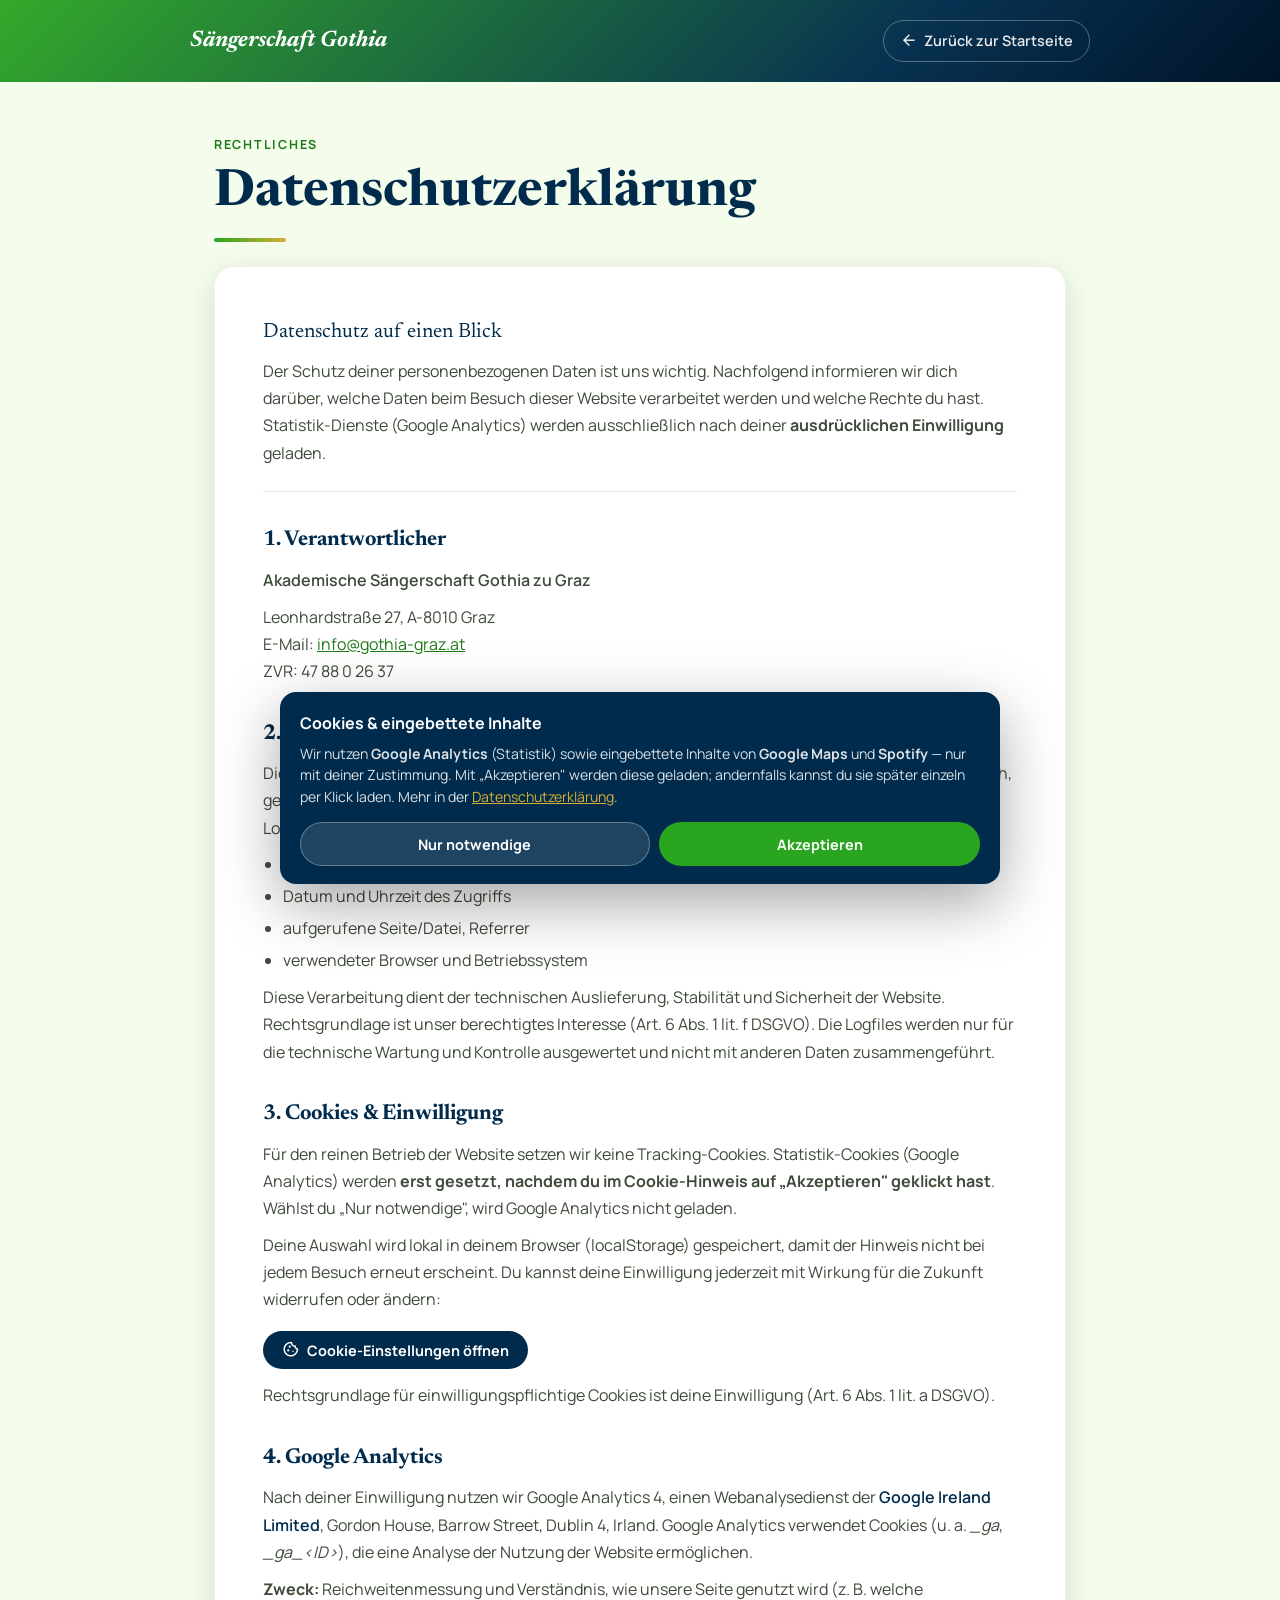
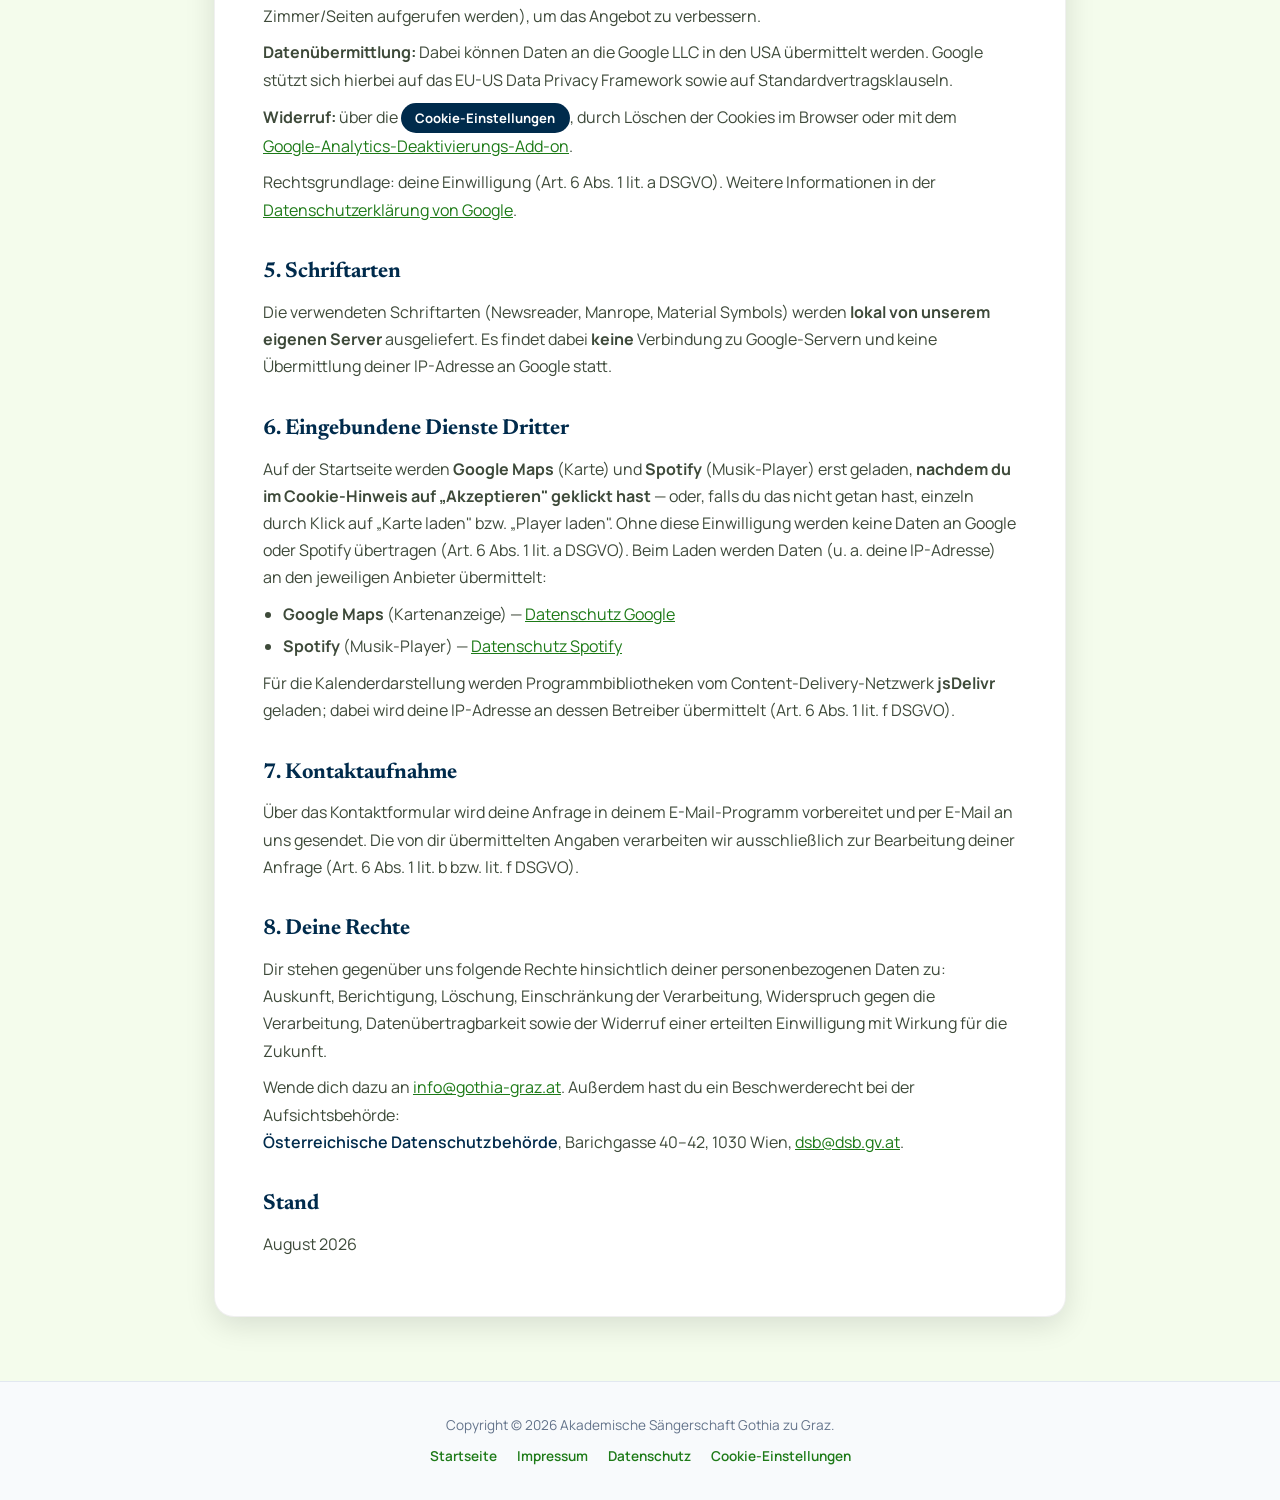
<file: docs/datenschutz.html>
<!DOCTYPE html>
<html lang="de">
<head>
    <meta charset="utf-8"/>
    <meta content="width=device-width, initial-scale=1.0" name="viewport"/>
    <!-- Cookie-Consent + Google Analytics (lädt erst nach Zustimmung) -->
    <script src="consent.js?v=2" defer></script>
    <title>Datenschutzerklärung — Akademische Sängerschaft Gothia zu Graz</title>
    <meta name="description" content="Datenschutzerklärung der Akademischen Sängerschaft Gothia zu Graz."/>
    <link rel="canonical" href="https://www.gothia-graz.at/datenschutz.html"/>
    <link href="fonts.css" rel="stylesheet"/>
    <style>
        :root {
            --primary: #29a520;
            --primary-dark: #1d7a17;
            --navy: #002b4c;
            --gold: #d4af37;
            --surface: #f4fcec;
            --on-surface: #171d14;
            --on-surface-variant: #3e4a3a;
            --white: #ffffff;
            --font-headline: 'Newsreader', serif;
            --font-body: 'Manrope', sans-serif;
            --radius-lg: 1.25rem;
            --shadow-md: 0 8px 30px rgba(0,0,0,0.12);
            --transition: 0.28s cubic-bezier(0.23,1,0.32,1);
        }
        *, *::before, *::after { box-sizing: border-box; margin: 0; padding: 0; }
        html { scroll-behavior: smooth; }
        body {
            background: var(--surface);
            font-family: var(--font-body);
            color: var(--on-surface);
            line-height: 1.7;
            overflow-x: hidden;
        }
        a { color: var(--primary-dark); }

        .page-header {
            position: relative;
            background: linear-gradient(135deg, rgba(41,165,32,0.95) 0%, rgba(0,43,76,0.97) 70%, rgba(0,20,40,1) 100%);
            color: var(--white);
            padding: 1.25rem 1.5rem;
        }
        .page-header .bar {
            max-width: 900px; margin: 0 auto;
            display: flex; align-items: center; justify-content: space-between;
            gap: 1rem; flex-wrap: wrap;
        }
        .brand {
            font-family: var(--font-headline); font-style: italic; font-weight: 700;
            font-size: 1.4rem; color: var(--white); text-decoration: none;
        }
        .back-link {
            display: inline-flex; align-items: center; gap: 0.4rem;
            color: rgba(255,255,255,0.9); text-decoration: none; font-weight: 600; font-size: 0.9rem;
            padding: 0.5rem 1rem; border: 1px solid rgba(255,255,255,0.3); border-radius: 99px;
            transition: background var(--transition), border-color var(--transition);
        }
        .back-link:hover { background: rgba(255,255,255,0.14); border-color: rgba(255,255,255,0.6); }
        .back-link .material-symbols-outlined { font-size: 1.1rem; }

        .page-title { max-width: 900px; margin: 3rem auto 1.5rem; padding: 0 1.5rem; }
        .page-title .eyebrow {
            display: inline-block; font-size: 0.78rem; font-weight: 700; letter-spacing: 0.14em;
            text-transform: uppercase; color: var(--primary-dark); margin-bottom: 0.6rem;
        }
        .page-title h1 {
            font-family: var(--font-headline); font-size: clamp(2.2rem, 6vw, 3.2rem);
            line-height: 1.1; color: var(--navy);
        }
        .page-title .title-bar {
            width: 72px; height: 4px;
            background: linear-gradient(90deg, var(--primary), var(--gold));
            border-radius: 4px; margin-top: 1rem;
        }

        main { max-width: 900px; margin: 0 auto 4rem; padding: 0 1.5rem; }
        .card {
            background: var(--white); border: 1px solid rgba(0,0,0,0.06);
            border-radius: var(--radius-lg); box-shadow: var(--shadow-md);
            padding: clamp(1.5rem, 4vw, 3rem);
        }
        .lead { font-family: var(--font-headline); font-size: 1.3rem; color: var(--navy); margin-bottom: 0.5rem; }
        .intro { color: var(--on-surface-variant); margin-bottom: 1.5rem; padding-bottom: 1.5rem; border-bottom: 1px solid rgba(0,0,0,0.08); }
        section.block { margin-top: 1.9rem; }
        section.block h2 { font-family: var(--font-headline); font-size: 1.35rem; color: var(--navy); margin-bottom: 0.5rem; }
        section.block p { color: var(--on-surface-variant); margin-bottom: 0.6rem; }
        section.block ul { color: var(--on-surface-variant); margin: 0.3rem 0 0.6rem 1.25rem; }
        section.block li { margin-bottom: 0.3rem; }
        .addr { font-weight: 600; color: var(--navy); }
        .btn-settings {
            display: inline-flex; align-items: center; gap: 0.4rem;
            background: var(--navy); color: var(--white); border: none; cursor: pointer;
            font-family: inherit; font-weight: 700; font-size: 0.9rem;
            padding: 0.6rem 1.2rem; border-radius: 99px; margin-top: 0.5rem;
            transition: background var(--transition), transform var(--transition);
        }
        .btn-settings:hover { background: #013a66; transform: translateY(-1px); }

        footer {
            background: #f8fafc; border-top: 1px solid #e2e8f0;
            padding: 2rem 1.5rem; text-align: center; color: #64748b; font-size: 0.85rem;
        }
        footer a { color: var(--primary-dark); text-decoration: none; font-weight: 600; }
        footer a:hover { text-decoration: underline; }
        footer .legal { margin-top: 0.5rem; display: flex; gap: 1.25rem; justify-content: center; flex-wrap: wrap; }
        footer .legal button {
            background: none; border: none; cursor: pointer; color: var(--primary-dark);
            font-weight: 600; font-size: 0.85rem; font-family: inherit; padding: 0;
        }
        footer .legal button:hover { text-decoration: underline; }
    </style>
</head>
<body>
    <header class="page-header">
        <div class="bar">
            <a href="index.html" class="brand">Sängerschaft Gothia</a>
            <a href="index.html" class="back-link">
                <span class="material-symbols-outlined">arrow_back</span>
                Zurück zur Startseite
            </a>
        </div>
    </header>

    <div class="page-title">
        <span class="eyebrow">Rechtliches</span>
        <h1>Datenschutzerklärung</h1>
        <div class="title-bar"></div>
    </div>

    <main>
        <div class="card">
            <p class="lead">Datenschutz auf einen Blick</p>
            <p class="intro">Der Schutz deiner personenbezogenen Daten ist uns wichtig. Nachfolgend informieren wir dich darüber, welche Daten beim Besuch dieser Website verarbeitet werden und welche Rechte du hast. Statistik-Dienste (Google Analytics) werden ausschließlich nach deiner <strong>ausdrücklichen Einwilligung</strong> geladen.</p>

            <section class="block">
                <h2>1. Verantwortlicher</h2>
                <p class="addr">Akademische Sängerschaft Gothia zu Graz</p>
                <p>Leonhardstraße 27, A-8010 Graz<br>
                E-Mail: <a href="mailto:info@gothia-graz.at">info@gothia-graz.at</a><br>
                ZVR: 47 88 0 26 37</p>
            </section>

            <section class="block">
                <h2>2. Hosting &amp; Server-Logfiles</h2>
                <p>Diese Website wird bei der <span class="addr">World4You Internet Services GmbH</span>, Hafenstraße 35, 4020 Linz, Österreich, gehostet. Beim Aufruf der Seiten werden vom Server automatisch Zugriffsdaten in sogenannten Logfiles verarbeitet:</p>
                <ul>
                    <li>IP-Adresse des anfragenden Geräts</li>
                    <li>Datum und Uhrzeit des Zugriffs</li>
                    <li>aufgerufene Seite/Datei, Referrer</li>
                    <li>verwendeter Browser und Betriebssystem</li>
                </ul>
                <p>Diese Verarbeitung dient der technischen Auslieferung, Stabilität und Sicherheit der Website. Rechtsgrundlage ist unser berechtigtes Interesse (Art. 6 Abs. 1 lit. f DSGVO). Die Logfiles werden nur für die technische Wartung und Kontrolle ausgewertet und nicht mit anderen Daten zusammengeführt.</p>
            </section>

            <section class="block">
                <h2>3. Cookies &amp; Einwilligung</h2>
                <p>Für den reinen Betrieb der Website setzen wir keine Tracking-Cookies. Statistik-Cookies (Google Analytics) werden <strong>erst gesetzt, nachdem du im Cookie-Hinweis auf „Akzeptieren" geklickt hast</strong>. Wählst du „Nur notwendige", wird Google Analytics nicht geladen.</p>
                <p>Deine Auswahl wird lokal in deinem Browser (localStorage) gespeichert, damit der Hinweis nicht bei jedem Besuch erneut erscheint. Du kannst deine Einwilligung jederzeit mit Wirkung für die Zukunft widerrufen oder ändern:</p>
                <button type="button" class="btn-settings" onclick="gothiaCookieSettings();return false;">
                    <span class="material-symbols-outlined" style="font-size:1.1rem;">cookie</span>
                    Cookie-Einstellungen öffnen
                </button>
                <p style="margin-top:0.8rem;">Rechtsgrundlage für einwilligungspflichtige Cookies ist deine Einwilligung (Art. 6 Abs. 1 lit. a DSGVO).</p>
            </section>

            <section class="block">
                <h2>4. Google Analytics</h2>
                <p>Nach deiner Einwilligung nutzen wir Google Analytics 4, einen Webanalysedienst der <span class="addr">Google Ireland Limited</span>, Gordon House, Barrow Street, Dublin 4, Irland. Google Analytics verwendet Cookies (u. a. <em>_ga</em>, <em>_ga_&lt;ID&gt;</em>), die eine Analyse der Nutzung der Website ermöglichen.</p>
                <p><strong>Zweck:</strong> Reichweitenmessung und Verständnis, wie unsere Seite genutzt wird (z. B. welche Zimmer/Seiten aufgerufen werden), um das Angebot zu verbessern.</p>
                <p><strong>Datenübermittlung:</strong> Dabei können Daten an die Google LLC in den USA übermittelt werden. Google stützt sich hierbei auf das EU-US Data Privacy Framework sowie auf Standardvertragsklauseln.</p>
                <p><strong>Widerruf:</strong> über die <button type="button" class="btn-settings" style="padding:0.35rem 0.9rem;font-size:0.82rem;margin:0;" onclick="gothiaCookieSettings();return false;">Cookie-Einstellungen</button>, durch Löschen der Cookies im Browser oder mit dem <a href="https://tools.google.com/dlpage/gaoptout" target="_blank" rel="noopener">Google-Analytics-Deaktivierungs-Add-on</a>.</p>
                <p>Rechtsgrundlage: deine Einwilligung (Art. 6 Abs. 1 lit. a DSGVO). Weitere Informationen in der <a href="https://policies.google.com/privacy" target="_blank" rel="noopener">Datenschutzerklärung von Google</a>.</p>
            </section>

            <section class="block">
                <h2>5. Schriftarten</h2>
                <p>Die verwendeten Schriftarten (Newsreader, Manrope, Material Symbols) werden <strong>lokal von unserem eigenen Server</strong> ausgeliefert. Es findet dabei <strong>keine</strong> Verbindung zu Google-Servern und keine Übermittlung deiner IP-Adresse an Google statt.</p>
            </section>

            <section class="block">
                <h2>6. Eingebundene Dienste Dritter</h2>
                <p>Auf der Startseite werden <strong>Google Maps</strong> (Karte) und <strong>Spotify</strong> (Musik-Player) erst geladen, <strong>nachdem du im Cookie-Hinweis auf „Akzeptieren" geklickt hast</strong> — oder, falls du das nicht getan hast, einzeln durch Klick auf „Karte laden" bzw. „Player laden". Ohne diese Einwilligung werden keine Daten an Google oder Spotify übertragen (Art. 6 Abs. 1 lit. a DSGVO). Beim Laden werden Daten (u. a. deine IP-Adresse) an den jeweiligen Anbieter übermittelt:</p>
                <ul>
                    <li><strong>Google Maps</strong> (Kartenanzeige) — <a href="https://policies.google.com/privacy" target="_blank" rel="noopener">Datenschutz Google</a></li>
                    <li><strong>Spotify</strong> (Musik-Player) — <a href="https://www.spotify.com/at/legal/privacy-policy/" target="_blank" rel="noopener">Datenschutz Spotify</a></li>
                </ul>
                <p>Für die Kalenderdarstellung werden Programmbibliotheken vom Content-Delivery-Netzwerk <strong>jsDelivr</strong> geladen; dabei wird deine IP-Adresse an dessen Betreiber übermittelt (Art. 6 Abs. 1 lit. f DSGVO).</p>
            </section>

            <section class="block">
                <h2>7. Kontaktaufnahme</h2>
                <p>Über das Kontaktformular wird deine Anfrage in deinem E-Mail-Programm vorbereitet und per E-Mail an uns gesendet. Die von dir übermittelten Angaben verarbeiten wir ausschließlich zur Bearbeitung deiner Anfrage (Art. 6 Abs. 1 lit. b bzw. lit. f DSGVO).</p>
            </section>

            <section class="block">
                <h2>8. Deine Rechte</h2>
                <p>Dir stehen gegenüber uns folgende Rechte hinsichtlich deiner personenbezogenen Daten zu: Auskunft, Berichtigung, Löschung, Einschränkung der Verarbeitung, Widerspruch gegen die Verarbeitung, Datenübertragbarkeit sowie der Widerruf einer erteilten Einwilligung mit Wirkung für die Zukunft.</p>
                <p>Wende dich dazu an <a href="mailto:info@gothia-graz.at">info@gothia-graz.at</a>. Außerdem hast du ein Beschwerderecht bei der Aufsichtsbehörde:<br>
                <span class="addr">Österreichische Datenschutzbehörde</span>, Barichgasse 40–42, 1030 Wien, <a href="mailto:dsb@dsb.gv.at">dsb@dsb.gv.at</a>.</p>
            </section>

            <section class="block">
                <h2>Stand</h2>
                <p>August 2026</p>
            </section>
        </div>
    </main>

    <footer>
        <p>Copyright © 2026 Akademische Sängerschaft Gothia zu Graz.</p>
        <div class="legal">
            <a href="index.html">Startseite</a>
            <a href="impressum.html">Impressum</a>
            <a href="datenschutz.html">Datenschutz</a>
            <button type="button" onclick="gothiaCookieSettings();return false;">Cookie-Einstellungen</button>
        </div>
    </footer>
</body>
</html>
</file>
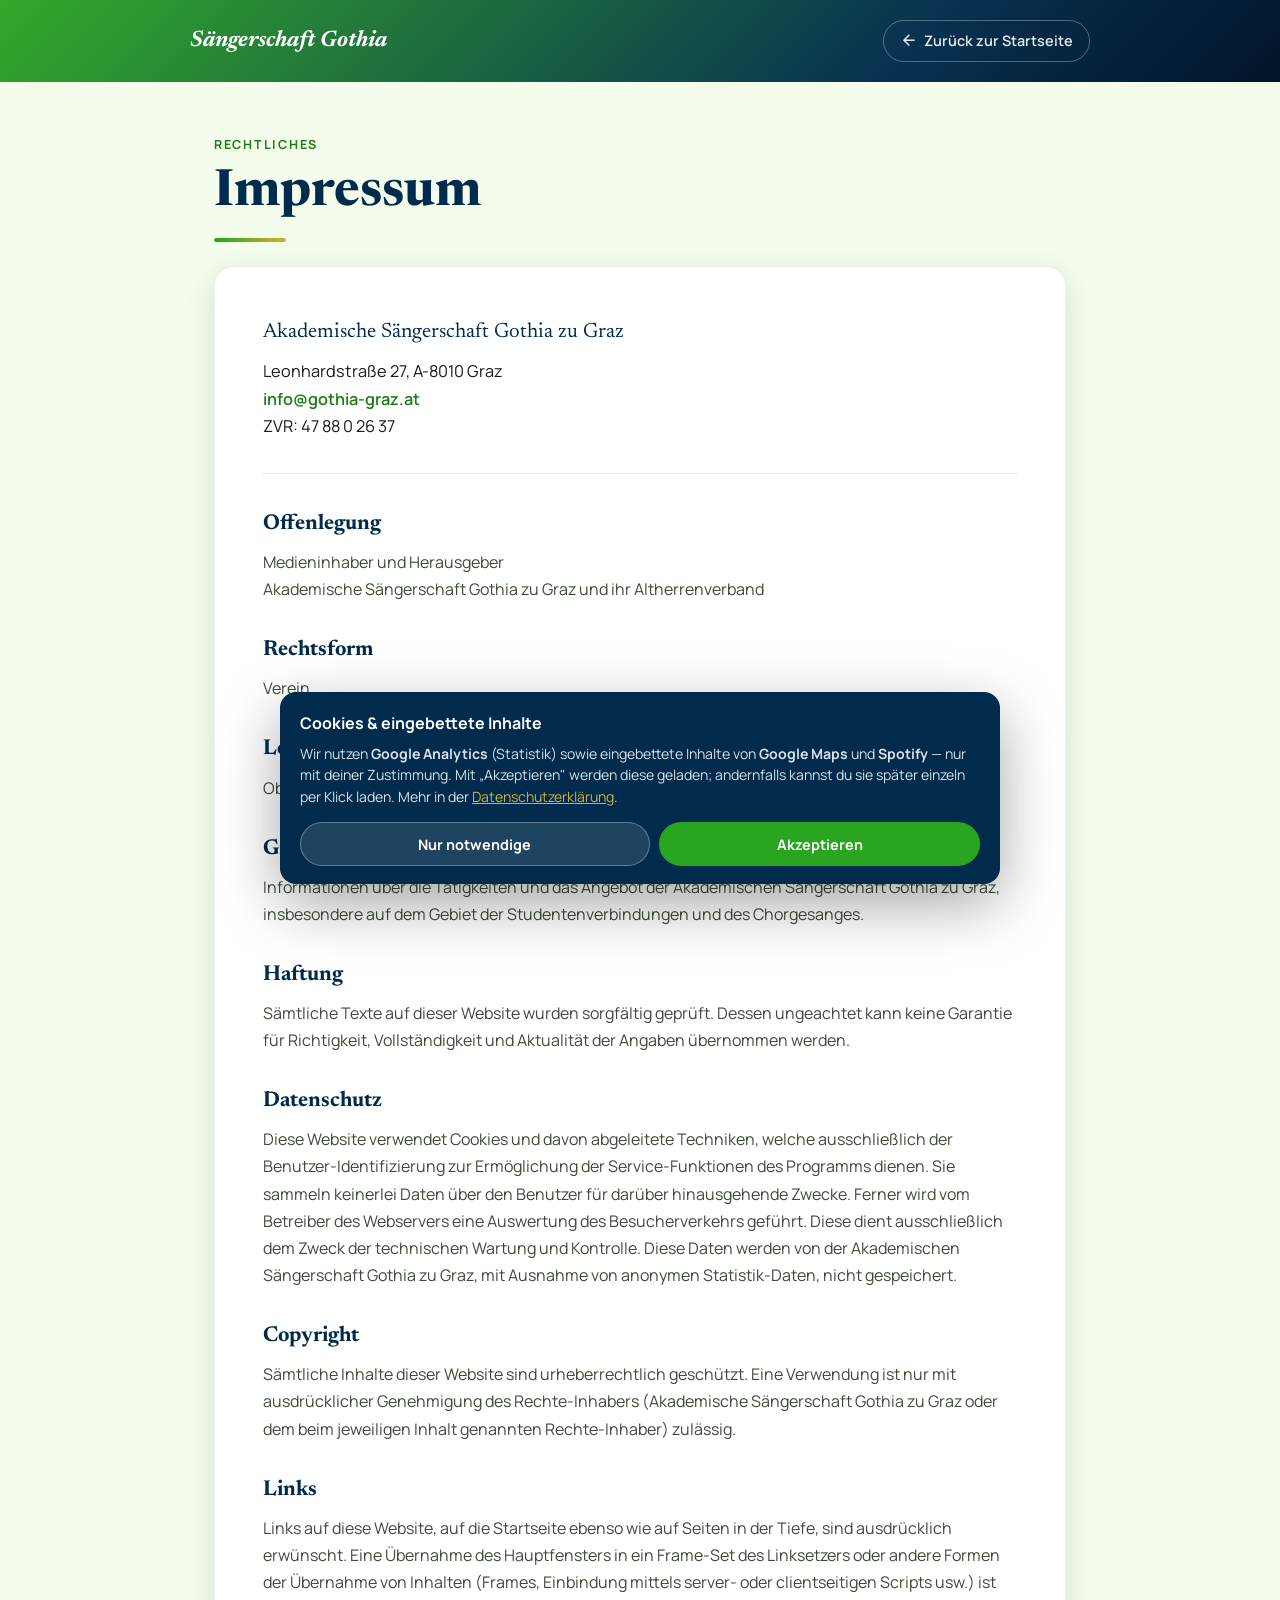
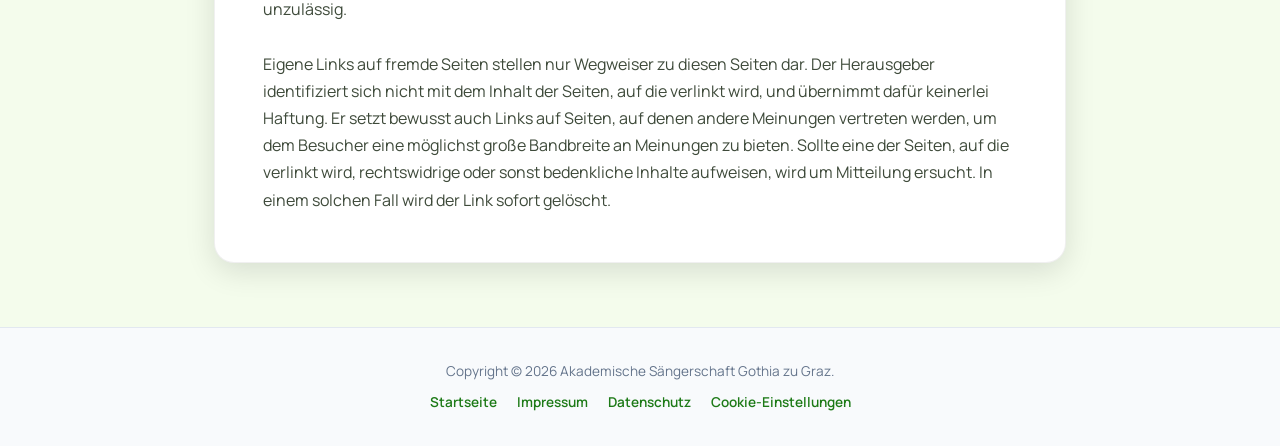
<file: docs/impressum.html>
<!DOCTYPE html>
<html lang="de">
<head>
    <meta charset="utf-8"/>
    <meta content="width=device-width, initial-scale=1.0" name="viewport"/>
    <!-- Cookie-Consent + Google Analytics (lädt erst nach Zustimmung) -->
    <script src="consent.js?v=2" defer></script>
    <title>Impressum — Akademische Sängerschaft Gothia zu Graz</title>
    <meta name="description" content="Impressum der Akademischen Sängerschaft Gothia zu Graz, Leonhardstraße 27, 8010 Graz."/>
    <link rel="canonical" href="https://www.gothia-graz.at/impressum.html"/>
    <link href="fonts.css" rel="stylesheet"/>
    <style>
        :root {
            --primary: #29a520;
            --primary-dark: #1d7a17;
            --navy: #002b4c;
            --gold: #d4af37;
            --surface: #f4fcec;
            --on-surface: #171d14;
            --on-surface-variant: #3e4a3a;
            --white: #ffffff;
            --font-headline: 'Newsreader', serif;
            --font-body: 'Manrope', sans-serif;
            --radius-lg: 1.25rem;
            --shadow-md: 0 8px 30px rgba(0,0,0,0.12);
            --transition: 0.28s cubic-bezier(0.23,1,0.32,1);
        }

        *, *::before, *::after { box-sizing: border-box; margin: 0; padding: 0; }
        html { scroll-behavior: smooth; }
        body {
            background: var(--surface);
            font-family: var(--font-body);
            color: var(--on-surface);
            line-height: 1.7;
            overflow-x: hidden;
        }
        a { color: var(--primary-dark); }

        /* ── Kopfleiste ── */
        .page-header {
            position: relative;
            background: linear-gradient(135deg, rgba(41,165,32,0.95) 0%, rgba(0,43,76,0.97) 70%, rgba(0,20,40,1) 100%);
            color: var(--white);
            padding: 1.25rem 1.5rem;
        }
        .page-header .bar {
            max-width: 900px;
            margin: 0 auto;
            display: flex;
            align-items: center;
            justify-content: space-between;
            gap: 1rem;
            flex-wrap: wrap;
        }
        .brand {
            font-family: var(--font-headline);
            font-style: italic;
            font-weight: 700;
            font-size: 1.4rem;
            color: var(--white);
            text-decoration: none;
        }
        .back-link {
            display: inline-flex;
            align-items: center;
            gap: 0.4rem;
            color: rgba(255,255,255,0.9);
            text-decoration: none;
            font-weight: 600;
            font-size: 0.9rem;
            padding: 0.5rem 1rem;
            border: 1px solid rgba(255,255,255,0.3);
            border-radius: 99px;
            transition: background var(--transition), border-color var(--transition);
        }
        .back-link:hover { background: rgba(255,255,255,0.14); border-color: rgba(255,255,255,0.6); }
        .back-link .material-symbols-outlined { font-size: 1.1rem; }

        /* ── Titelbereich ── */
        .page-title {
            max-width: 900px;
            margin: 3rem auto 1.5rem;
            padding: 0 1.5rem;
        }
        .page-title .eyebrow {
            display: inline-block;
            font-size: 0.78rem;
            font-weight: 700;
            letter-spacing: 0.14em;
            text-transform: uppercase;
            color: var(--primary-dark);
            margin-bottom: 0.6rem;
        }
        .page-title h1 {
            font-family: var(--font-headline);
            font-size: clamp(2.2rem, 6vw, 3.2rem);
            line-height: 1.1;
            color: var(--navy);
        }
        .page-title .title-bar {
            width: 72px; height: 4px;
            background: linear-gradient(90deg, var(--primary), var(--gold));
            border-radius: 4px;
            margin-top: 1rem;
        }

        /* ── Inhalt ── */
        main {
            max-width: 900px;
            margin: 0 auto 4rem;
            padding: 0 1.5rem;
        }
        .card {
            background: var(--white);
            border: 1px solid rgba(0,0,0,0.06);
            border-radius: var(--radius-lg);
            box-shadow: var(--shadow-md);
            padding: clamp(1.5rem, 4vw, 3rem);
        }
        .lead {
            font-family: var(--font-headline);
            font-size: 1.3rem;
            color: var(--navy);
            margin-bottom: 0.5rem;
        }
        .contact {
            font-size: 1.02rem;
            margin-bottom: 2rem;
            padding-bottom: 2rem;
            border-bottom: 1px solid rgba(0,0,0,0.08);
        }
        .contact a { font-weight: 600; text-decoration: none; }
        .contact a:hover { text-decoration: underline; }
        section.block { margin-top: 1.8rem; }
        section.block h2 {
            font-family: var(--font-headline);
            font-size: 1.35rem;
            color: var(--navy);
            margin-bottom: 0.4rem;
        }
        section.block p { color: var(--on-surface-variant); }

        /* ── Footer ── */
        footer {
            background: #f8fafc;
            border-top: 1px solid #e2e8f0;
            padding: 2rem 1.5rem;
            text-align: center;
            color: #64748b;
            font-size: 0.85rem;
        }
        footer a { color: var(--primary-dark); text-decoration: none; font-weight: 600; }
        footer a:hover { text-decoration: underline; }
        footer .legal { margin-top: 0.5rem; display: flex; gap: 1.25rem; justify-content: center; flex-wrap: wrap; }
    </style>
</head>
<body>
    <header class="page-header">
        <div class="bar">
            <a href="index.html" class="brand">Sängerschaft Gothia</a>
            <a href="index.html" class="back-link">
                <span class="material-symbols-outlined">arrow_back</span>
                Zurück zur Startseite
            </a>
        </div>
    </header>

    <div class="page-title">
        <span class="eyebrow">Rechtliches</span>
        <h1>Impressum</h1>
        <div class="title-bar"></div>
    </div>

    <main>
        <div class="card">
            <p class="lead">Akademische Sängerschaft Gothia zu Graz</p>
            <p class="contact">
                Leonhardstraße 27, A-8010 Graz<br>
                <a href="mailto:info@gothia-graz.at">info@gothia-graz.at</a><br>
                ZVR: 47 88 0 26 37
            </p>

            <section class="block">
                <h2>Offenlegung</h2>
                <p>Medieninhaber und Herausgeber<br>Akademische Sängerschaft Gothia zu Graz und ihr Altherrenverband</p>
            </section>

            <section class="block">
                <h2>Rechtsform</h2>
                <p>Verein</p>
            </section>

            <section class="block">
                <h2>Leitungsmitglieder</h2>
                <p>Obmann des Altherrenverbands: Engelbert Staller, DI</p>
            </section>

            <section class="block">
                <h2>Grundlegende Richtung</h2>
                <p>Informationen über die Tätigkeiten und das Angebot der Akademischen Sängerschaft Gothia zu Graz, insbesondere auf dem Gebiet der Studentenverbindungen und des Chorgesanges.</p>
            </section>

            <section class="block">
                <h2>Haftung</h2>
                <p>Sämtliche Texte auf dieser Website wurden sorgfältig geprüft. Dessen ungeachtet kann keine Garantie für Richtigkeit, Vollständigkeit und Aktualität der Angaben übernommen werden.</p>
            </section>

            <section class="block">
                <h2>Datenschutz</h2>
                <p>Diese Website verwendet Cookies und davon abgeleitete Techniken, welche ausschließlich der Benutzer-Identifizierung zur Ermöglichung der Service-Funktionen des Programms dienen. Sie sammeln keinerlei Daten über den Benutzer für darüber hinausgehende Zwecke. Ferner wird vom Betreiber des Webservers eine Auswertung des Besucherverkehrs geführt. Diese dient ausschließlich dem Zweck der technischen Wartung und Kontrolle. Diese Daten werden von der Akademischen Sängerschaft Gothia zu Graz, mit Ausnahme von anonymen Statistik-Daten, nicht gespeichert.</p>
            </section>

            <section class="block">
                <h2>Copyright</h2>
                <p>Sämtliche Inhalte dieser Website sind urheberrechtlich geschützt. Eine Verwendung ist nur mit ausdrücklicher Genehmigung des Rechte-Inhabers (Akademische Sängerschaft Gothia zu Graz oder dem beim jeweiligen Inhalt genannten Rechte-Inhaber) zulässig.</p>
            </section>

            <section class="block">
                <h2>Links</h2>
                <p>Links auf diese Website, auf die Startseite ebenso wie auf Seiten in der Tiefe, sind ausdrücklich erwünscht. Eine Übernahme des Hauptfensters in ein Frame-Set des Linksetzers oder andere Formen der Übernahme von Inhalten (Frames, Einbindung mittels server- oder clientseitigen Scripts usw.) ist unzulässig.<br><br>Eigene Links auf fremde Seiten stellen nur Wegweiser zu diesen Seiten dar. Der Herausgeber identifiziert sich nicht mit dem Inhalt der Seiten, auf die verlinkt wird, und übernimmt dafür keinerlei Haftung. Er setzt bewusst auch Links auf Seiten, auf denen andere Meinungen vertreten werden, um dem Besucher eine möglichst große Bandbreite an Meinungen zu bieten. Sollte eine der Seiten, auf die verlinkt wird, rechtswidrige oder sonst bedenkliche Inhalte aufweisen, wird um Mitteilung ersucht. In einem solchen Fall wird der Link sofort gelöscht.</p>
            </section>
        </div>
    </main>

    <footer>
        <p>Copyright © 2026 Akademische Sängerschaft Gothia zu Graz.</p>
        <div class="legal">
            <a href="index.html">Startseite</a>
            <a href="impressum.html">Impressum</a>
            <a href="datenschutz.html">Datenschutz</a>
            <a href="#" onclick="gothiaCookieSettings();return false;">Cookie-Einstellungen</a>
        </div>
    </footer>
</body>
</html>
</file>
<file: docs/fonts.css>
/* Selbst gehostete Schriften – keine Google-Server-Aufrufe.
   Erzeugt aus den Google-Fonts-Stylesheets; Material Symbols auf
   die verwendeten Icons subgesettet. */

/* ── Newsreader & Manrope ── */
/* cyrillic-ext */
@font-face {
  font-family: 'Manrope';
  font-style: normal;
  font-weight: 200 800;
  font-display: swap;
  src: url(fonts/xn7gYHE41ni1AdIRggqxSuXd.woff2) format('woff2');
  unicode-range: U+0460-052F, U+1C80-1C8A, U+20B4, U+2DE0-2DFF, U+A640-A69F, U+FE2E-FE2F;
}
/* cyrillic */
@font-face {
  font-family: 'Manrope';
  font-style: normal;
  font-weight: 200 800;
  font-display: swap;
  src: url(fonts/xn7gYHE41ni1AdIRggOxSuXd.woff2) format('woff2');
  unicode-range: U+0301, U+0400-045F, U+0490-0491, U+04B0-04B1, U+2116;
}
/* greek */
@font-face {
  font-family: 'Manrope';
  font-style: normal;
  font-weight: 200 800;
  font-display: swap;
  src: url(fonts/xn7gYHE41ni1AdIRggSxSuXd.woff2) format('woff2');
  unicode-range: U+0370-0377, U+037A-037F, U+0384-038A, U+038C, U+038E-03A1, U+03A3-03FF;
}
/* vietnamese */
@font-face {
  font-family: 'Manrope';
  font-style: normal;
  font-weight: 200 800;
  font-display: swap;
  src: url(fonts/xn7gYHE41ni1AdIRggixSuXd.woff2) format('woff2');
  unicode-range: U+0102-0103, U+0110-0111, U+0128-0129, U+0168-0169, U+01A0-01A1, U+01AF-01B0, U+0300-0301, U+0303-0304, U+0308-0309, U+0323, U+0329, U+1EA0-1EF9, U+20AB;
}
/* latin-ext */
@font-face {
  font-family: 'Manrope';
  font-style: normal;
  font-weight: 200 800;
  font-display: swap;
  src: url(fonts/xn7gYHE41ni1AdIRggmxSuXd.woff2) format('woff2');
  unicode-range: U+0100-02BA, U+02BD-02C5, U+02C7-02CC, U+02CE-02D7, U+02DD-02FF, U+0304, U+0308, U+0329, U+1D00-1DBF, U+1E00-1E9F, U+1EF2-1EFF, U+2020, U+20A0-20AB, U+20AD-20C0, U+2113, U+2C60-2C7F, U+A720-A7FF;
}
/* latin */
@font-face {
  font-family: 'Manrope';
  font-style: normal;
  font-weight: 200 800;
  font-display: swap;
  src: url(fonts/xn7gYHE41ni1AdIRggexSg.woff2) format('woff2');
  unicode-range: U+0000-00FF, U+0131, U+0152-0153, U+02BB-02BC, U+02C6, U+02DA, U+02DC, U+0304, U+0308, U+0329, U+2000-206F, U+20AC, U+2122, U+2191, U+2193, U+2212, U+2215, U+FEFF, U+FFFD;
}
/* vietnamese */
@font-face {
  font-family: 'Newsreader';
  font-style: italic;
  font-weight: 200 800;
  font-display: swap;
  src: url(fonts/cY9CfjOCX1hbuyalUrK439vCgYhCFpY.woff2) format('woff2');
  unicode-range: U+0102-0103, U+0110-0111, U+0128-0129, U+0168-0169, U+01A0-01A1, U+01AF-01B0, U+0300-0301, U+0303-0304, U+0308-0309, U+0323, U+0329, U+1EA0-1EF9, U+20AB;
}
/* latin-ext */
@font-face {
  font-family: 'Newsreader';
  font-style: italic;
  font-weight: 200 800;
  font-display: swap;
  src: url(fonts/cY9CfjOCX1hbuyalUrK439vCgIhCFpY.woff2) format('woff2');
  unicode-range: U+0100-02BA, U+02BD-02C5, U+02C7-02CC, U+02CE-02D7, U+02DD-02FF, U+0304, U+0308, U+0329, U+1D00-1DBF, U+1E00-1E9F, U+1EF2-1EFF, U+2020, U+20A0-20AB, U+20AD-20C0, U+2113, U+2C60-2C7F, U+A720-A7FF;
}
/* latin */
@font-face {
  font-family: 'Newsreader';
  font-style: italic;
  font-weight: 200 800;
  font-display: swap;
  src: url(fonts/cY9CfjOCX1hbuyalUrK439vCjohC.woff2) format('woff2');
  unicode-range: U+0000-00FF, U+0131, U+0152-0153, U+02BB-02BC, U+02C6, U+02DA, U+02DC, U+0304, U+0308, U+0329, U+2000-206F, U+20AC, U+2122, U+2191, U+2193, U+2212, U+2215, U+FEFF, U+FFFD;
}
/* vietnamese */
@font-face {
  font-family: 'Newsreader';
  font-style: normal;
  font-weight: 200 800;
  font-display: swap;
  src: url(fonts/cY9AfjOCX1hbuyalUrK439HyjJBG.woff2) format('woff2');
  unicode-range: U+0102-0103, U+0110-0111, U+0128-0129, U+0168-0169, U+01A0-01A1, U+01AF-01B0, U+0300-0301, U+0303-0304, U+0308-0309, U+0323, U+0329, U+1EA0-1EF9, U+20AB;
}
/* latin-ext */
@font-face {
  font-family: 'Newsreader';
  font-style: normal;
  font-weight: 200 800;
  font-display: swap;
  src: url(fonts/cY9AfjOCX1hbuyalUrK439DyjJBG.woff2) format('woff2');
  unicode-range: U+0100-02BA, U+02BD-02C5, U+02C7-02CC, U+02CE-02D7, U+02DD-02FF, U+0304, U+0308, U+0329, U+1D00-1DBF, U+1E00-1E9F, U+1EF2-1EFF, U+2020, U+20A0-20AB, U+20AD-20C0, U+2113, U+2C60-2C7F, U+A720-A7FF;
}
/* latin */
@font-face {
  font-family: 'Newsreader';
  font-style: normal;
  font-weight: 200 800;
  font-display: swap;
  src: url(fonts/cY9AfjOCX1hbuyalUrK4397yjA.woff2) format('woff2');
  unicode-range: U+0000-00FF, U+0131, U+0152-0153, U+02BB-02BC, U+02C6, U+02DA, U+02DC, U+0304, U+0308, U+0329, U+2000-206F, U+20AC, U+2122, U+2191, U+2193, U+2212, U+2215, U+FEFF, U+FFFD;
}

/* ── Material Symbols Outlined (Subset) ── */
@font-face {
  font-family: 'Material Symbols Outlined';
  font-style: normal;
  font-weight: 400;
  font-display: swap;
  src: url(fonts/material-symbols-subset.woff2) format('woff2');
  unicode-range: U+20, U+33, U+5f, U+61-69, U+6b-77, U+79;
}

.material-symbols-outlined {
  font-family: 'Material Symbols Outlined';
  font-weight: normal;
  font-style: normal;
  font-size: 24px;
  line-height: 1;
  letter-spacing: normal;
  text-transform: none;
  display: inline-block;
  white-space: nowrap;
  word-wrap: normal;
  direction: ltr;
  -webkit-font-feature-settings: 'liga';
  -webkit-font-smoothing: antialiased;
}
</file>
